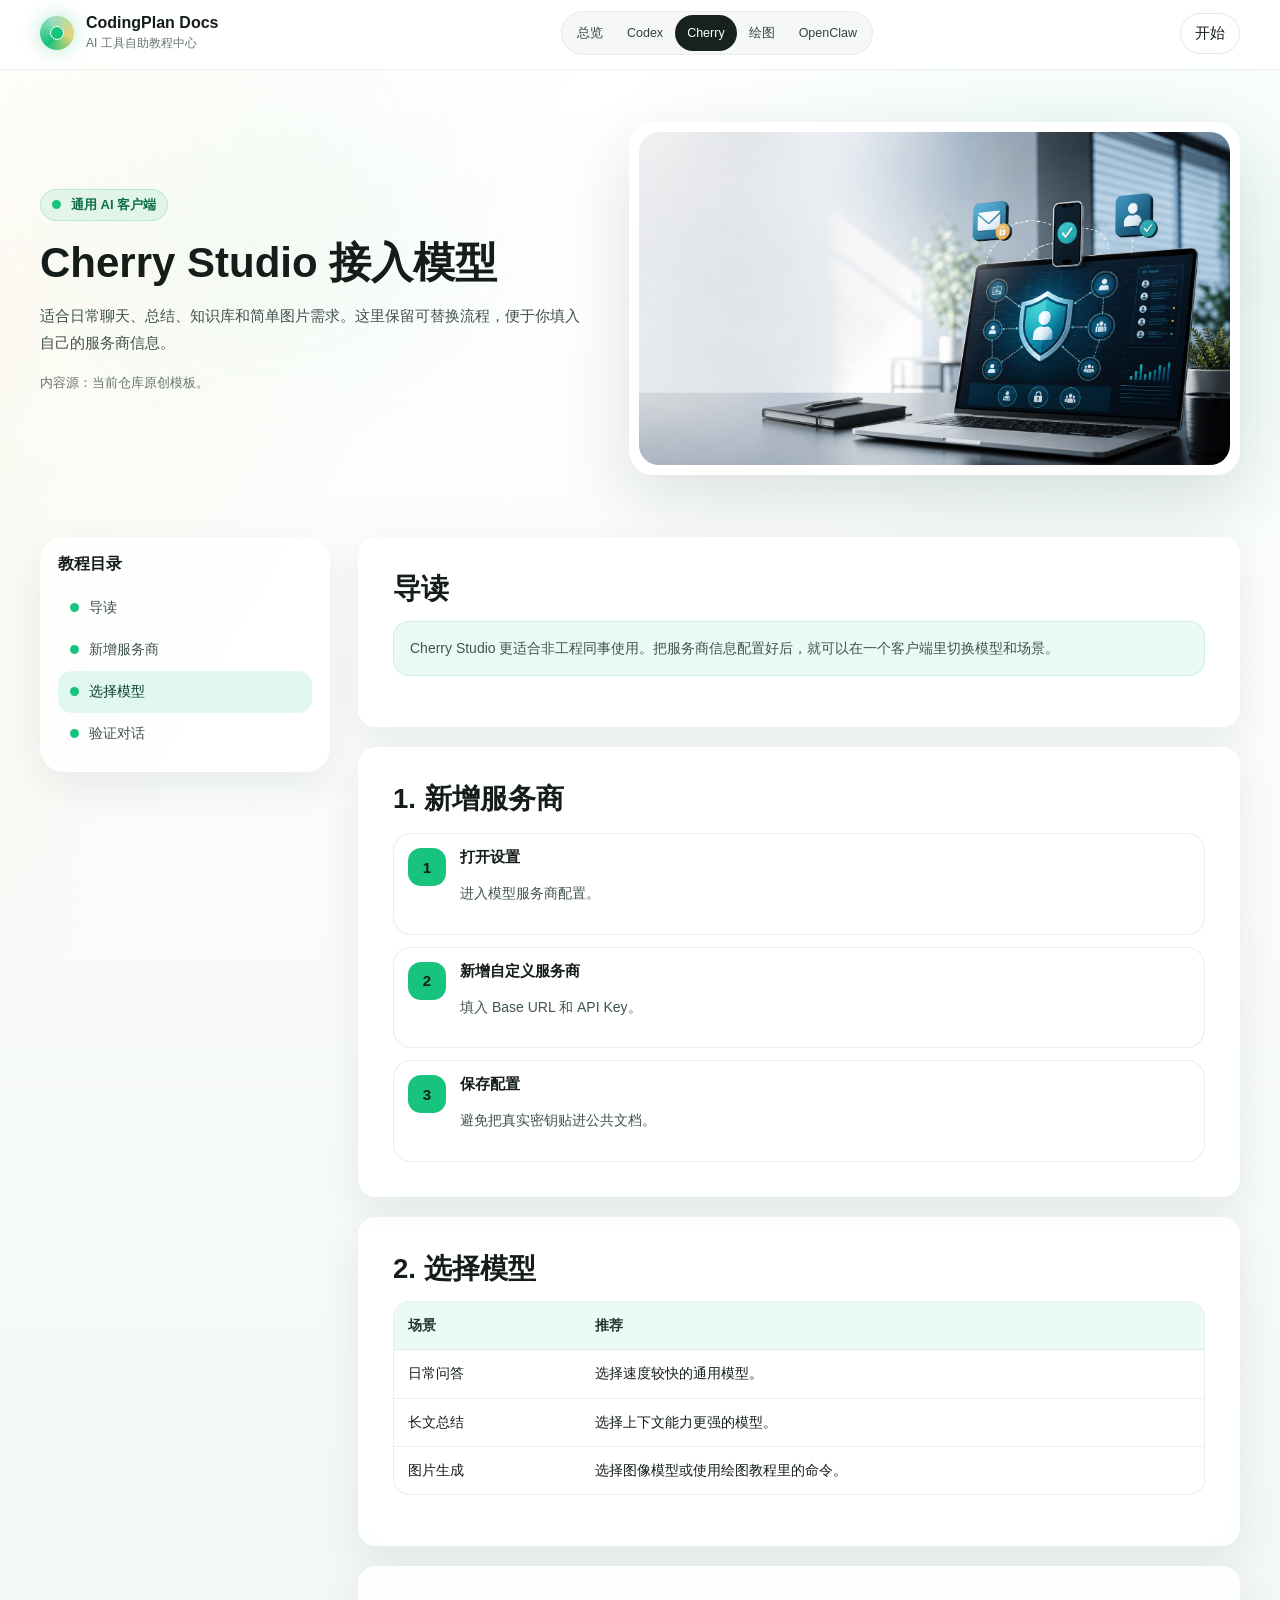
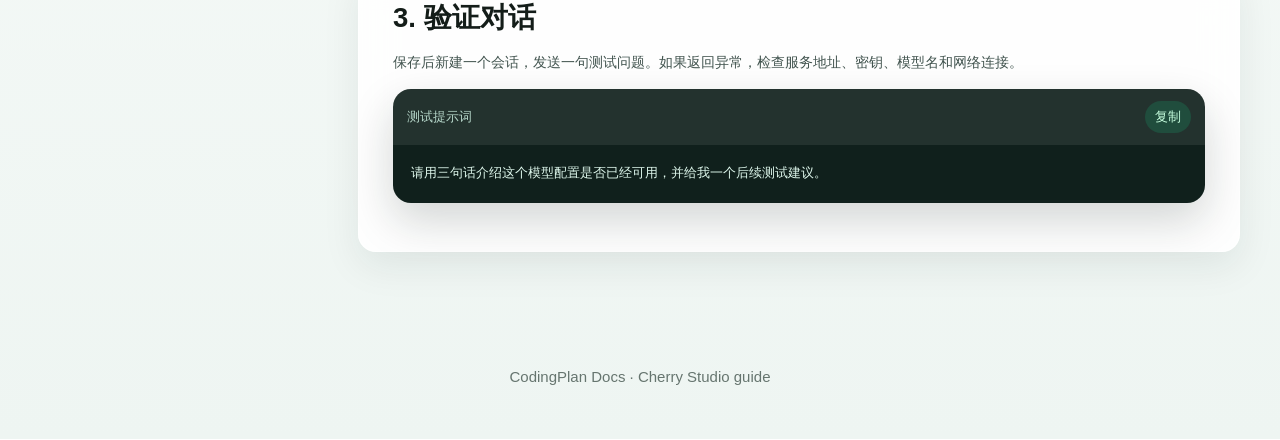
<file: cherry-studio.html>
<!doctype html>
<html lang="zh-CN">
<head>
  <meta charset="utf-8">
  <meta name="viewport" content="width=device-width, initial-scale=1">
  <title>Cherry Studio 接入模型 | CodingPlan Docs</title>
  <link rel="icon" href="assets/favicon.svg" type="image/svg+xml">
  <link rel="stylesheet" href="assets/css/styles.css">
</head>
<body>
  <div class="site-shell">
    <nav class="nav">
      <div class="nav-inner">
        <a class="brand" href="index.html"><span class="brand-mark"></span><span class="brand-text"><strong>CodingPlan Docs</strong><span>AI 工具自助教程中心</span></span></a>
        <div class="nav-links"><a href="index.html">总览</a><a href="codex.html">Codex</a><a class="active" href="cherry-studio.html">Cherry</a><a href="gpt-image-skill.html">绘图</a><a href="openclaw.html">OpenClaw</a></div>
        <a class="ghost-btn" href="#section-1">开始</a>
      </div>
      <div class="progress" data-scroll-progress></div>
    </nav>

    <section class="page-hero">
      <div class="reveal">
        <span class="eyebrow"><span class="pulse-dot"></span> 通用 AI 客户端</span>
        <h1>Cherry Studio 接入模型</h1>
        <p>适合日常聊天、总结、知识库和简单图片需求。这里保留可替换流程，便于你填入自己的服务商信息。</p>
        <p class="source-note">内容源：当前仓库原创模板。</p>
      </div>
      <div class="comic-frame reveal"><img src="assets/images/docs-hero.png" alt="Cherry Studio 接入流程视觉图" data-zoom></div>
    </section>

    <main class="tutorial-layout">
      <aside class="side-rail">
        <h3>教程目录</h3>
        <a class="rail-link active" href="#section-1"><span class="rail-dot"></span>导读</a>
        <a class="rail-link" href="#section-2"><span class="rail-dot"></span>新增服务商</a>
        <a class="rail-link" href="#section-3"><span class="rail-dot"></span>选择模型</a>
        <a class="rail-link" href="#section-4"><span class="rail-dot"></span>验证对话</a>
      </aside>
      <div class="content-stack">
        <section id="section-1" class="glass-card reveal">
          <h2>导读</h2>
          <aside class="doc-callout"><p>Cherry Studio 更适合非工程同事使用。把服务商信息配置好后，就可以在一个客户端里切换模型和场景。</p></aside>
        </section>
        <section id="section-2" class="glass-card reveal">
          <h2>1. 新增服务商</h2>
          <div class="stepper"><div class="step"><div class="step-num">1</div><div><strong>打开设置</strong><p>进入模型服务商配置。</p></div></div><div class="step"><div class="step-num">2</div><div><strong>新增自定义服务商</strong><p>填入 Base URL 和 API Key。</p></div></div><div class="step"><div class="step-num">3</div><div><strong>保存配置</strong><p>避免把真实密钥贴进公共文档。</p></div></div></div>
        </section>
        <section id="section-3" class="glass-card reveal">
          <h2>2. 选择模型</h2>
          <div class="table-wrap"><table class="guide-table"><thead><tr><th>场景</th><th>推荐</th></tr></thead><tbody><tr><td>日常问答</td><td>选择速度较快的通用模型。</td></tr><tr><td>长文总结</td><td>选择上下文能力更强的模型。</td></tr><tr><td>图片生成</td><td>选择图像模型或使用绘图教程里的命令。</td></tr></tbody></table></div>
        </section>
        <section id="section-4" class="glass-card reveal">
          <h2>3. 验证对话</h2>
          <p>保存后新建一个会话，发送一句测试问题。如果返回异常，检查服务地址、密钥、模型名和网络连接。</p>
          <div class="code-card"><div class="code-head"><span>测试提示词</span><button class="copy-btn">复制</button></div><pre><code>请用三句话介绍这个模型配置是否已经可用，并给我一个后续测试建议。</code></pre></div>
        </section>
      </div>
    </main>
    <footer class="footer">CodingPlan Docs · Cherry Studio guide</footer>
  </div>
  <div class="lightbox"><button aria-label="关闭">×</button><img alt=""></div>
  <script src="assets/js/main.js"></script>
</body>
</html>
</file>
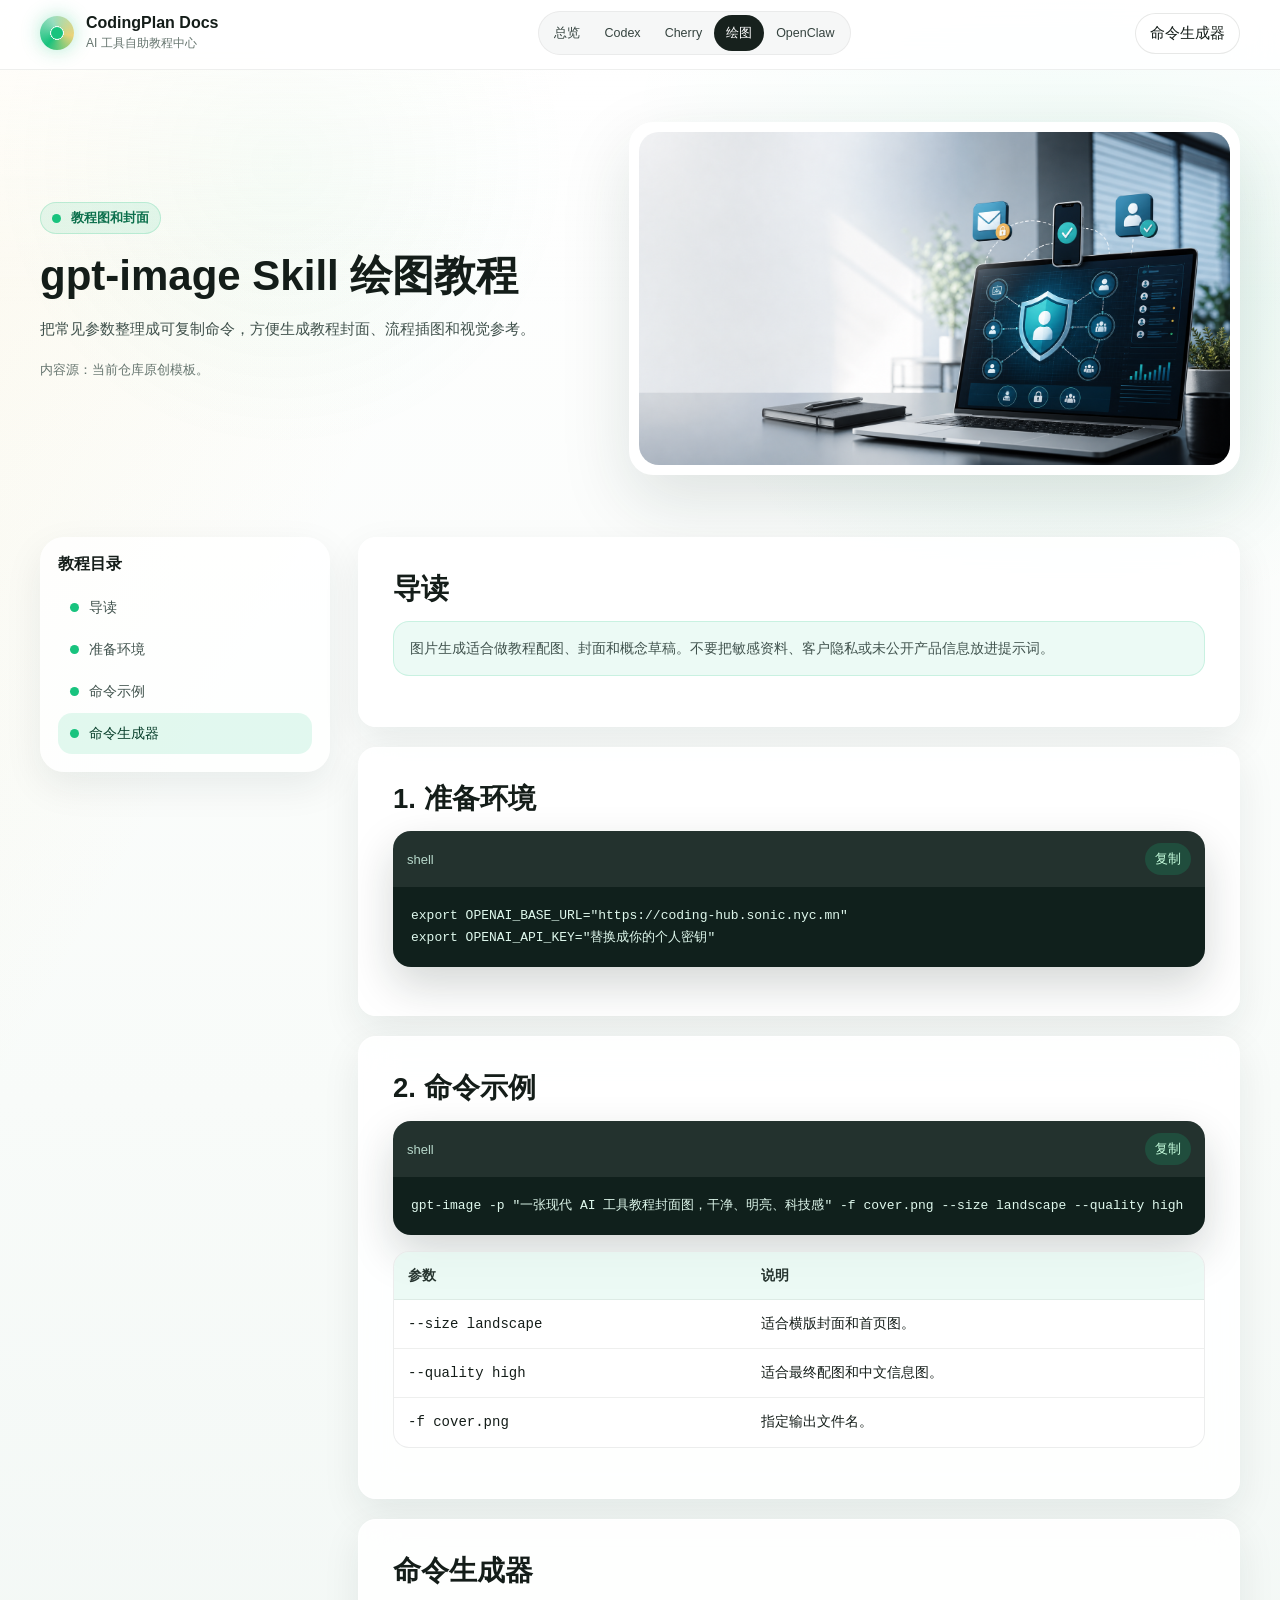
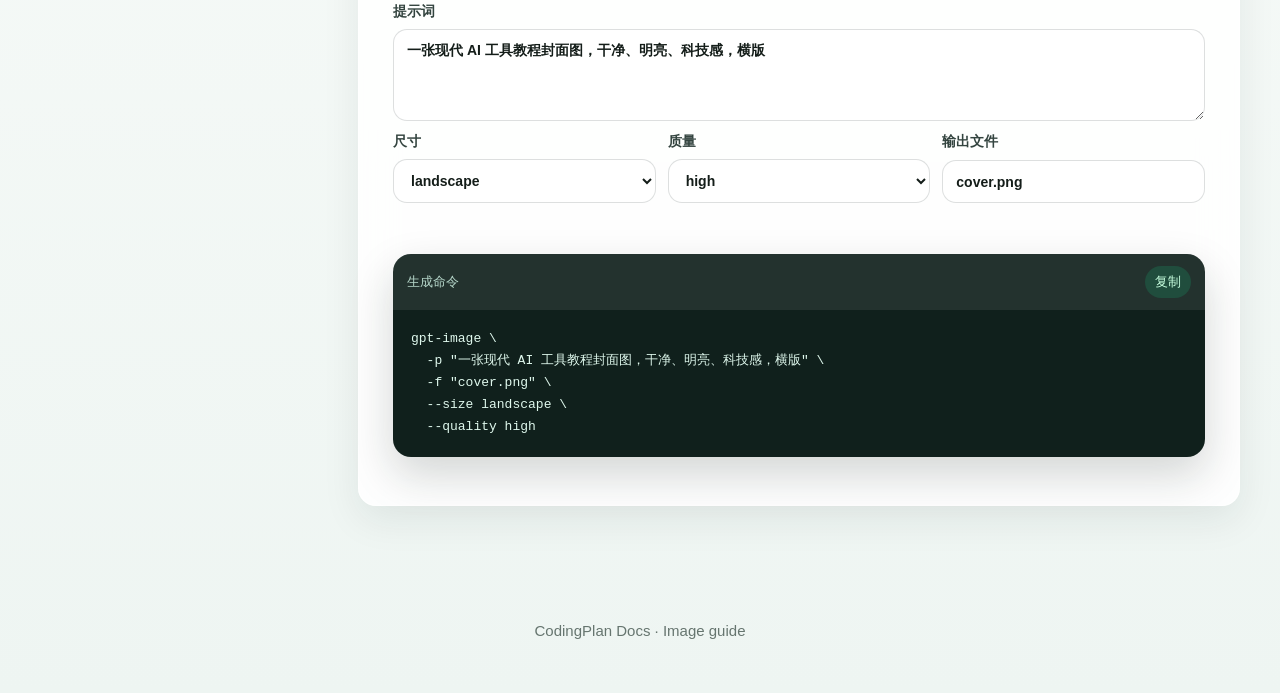
<file: gpt-image-skill.html>
<!doctype html>
<html lang="zh-CN">
<head>
  <meta charset="utf-8">
  <meta name="viewport" content="width=device-width, initial-scale=1">
  <title>gpt-image Skill 绘图教程 | CodingPlan Docs</title>
  <link rel="icon" href="assets/favicon.svg" type="image/svg+xml">
  <link rel="stylesheet" href="assets/css/styles.css">
</head>
<body>
  <div class="site-shell">
    <nav class="nav">
      <div class="nav-inner">
        <a class="brand" href="index.html"><span class="brand-mark"></span><span class="brand-text"><strong>CodingPlan Docs</strong><span>AI 工具自助教程中心</span></span></a>
        <div class="nav-links"><a href="index.html">总览</a><a href="codex.html">Codex</a><a href="cherry-studio.html">Cherry</a><a class="active" href="gpt-image-skill.html">绘图</a><a href="openclaw.html">OpenClaw</a></div>
        <a class="ghost-btn" href="#generator">命令生成器</a>
      </div>
      <div class="progress" data-scroll-progress></div>
    </nav>

    <section class="page-hero">
      <div class="reveal">
        <span class="eyebrow"><span class="pulse-dot"></span> 教程图和封面</span>
        <h1>gpt-image Skill 绘图教程</h1>
        <p>把常见参数整理成可复制命令，方便生成教程封面、流程插图和视觉参考。</p>
        <p class="source-note">内容源：当前仓库原创模板。</p>
      </div>
      <div class="comic-frame reveal"><img src="assets/images/docs-hero.png" alt="绘图教程视觉图" data-zoom></div>
    </section>

    <main class="tutorial-layout">
      <aside class="side-rail">
        <h3>教程目录</h3>
        <a class="rail-link active" href="#section-1"><span class="rail-dot"></span>导读</a>
        <a class="rail-link" href="#section-2"><span class="rail-dot"></span>准备环境</a>
        <a class="rail-link" href="#section-3"><span class="rail-dot"></span>命令示例</a>
        <a class="rail-link" href="#generator"><span class="rail-dot"></span>命令生成器</a>
      </aside>
      <div class="content-stack">
        <section id="section-1" class="glass-card reveal">
          <h2>导读</h2>
          <aside class="doc-callout"><p>图片生成适合做教程配图、封面和概念草稿。不要把敏感资料、客户隐私或未公开产品信息放进提示词。</p></aside>
        </section>
        <section id="section-2" class="glass-card reveal">
          <h2>1. 准备环境</h2>
          <div class="code-card"><div class="code-head"><span>shell</span><button class="copy-btn">复制</button></div><pre><code>export OPENAI_BASE_URL="https://coding-hub.sonic.nyc.mn"
export OPENAI_API_KEY="替换成你的个人密钥"</code></pre></div>
        </section>
        <section id="section-3" class="glass-card reveal">
          <h2>2. 命令示例</h2>
          <div class="code-card"><div class="code-head"><span>shell</span><button class="copy-btn">复制</button></div><pre><code>gpt-image -p "一张现代 AI 工具教程封面图，干净、明亮、科技感" -f cover.png --size landscape --quality high</code></pre></div>
          <div class="table-wrap"><table class="guide-table"><thead><tr><th>参数</th><th>说明</th></tr></thead><tbody><tr><td><code>--size landscape</code></td><td>适合横版封面和首页图。</td></tr><tr><td><code>--quality high</code></td><td>适合最终配图和中文信息图。</td></tr><tr><td><code>-f cover.png</code></td><td>指定输出文件名。</td></tr></tbody></table></div>
        </section>
        <section id="generator" class="glass-card reveal">
          <h2>命令生成器</h2>
          <div class="generator" data-command-generator>
            <div class="field-grid">
              <label class="full-field">提示词<textarea id="genPrompt">一张现代 AI 工具教程封面图，干净、明亮、科技感，横版</textarea></label>
              <label>尺寸<select id="genSize"><option value="landscape">landscape</option><option value="square">square</option><option value="portrait">portrait</option></select></label>
              <label>质量<select id="genQuality"><option value="high">high</option><option value="medium">medium</option><option value="low">low</option></select></label>
              <label>输出文件<input id="genFile" value="cover.png"></label>
            </div>
            <p class="generator-hint" data-command-hint></p>
            <div class="code-card"><div class="code-head"><span>生成命令</span><button class="copy-btn">复制</button></div><pre><code data-command-output></code></pre></div>
          </div>
        </section>
      </div>
    </main>
    <footer class="footer">CodingPlan Docs · Image guide</footer>
  </div>
  <div class="lightbox"><button aria-label="关闭">×</button><img alt=""></div>
  <script src="assets/js/main.js"></script>
</body>
</html>
</file>
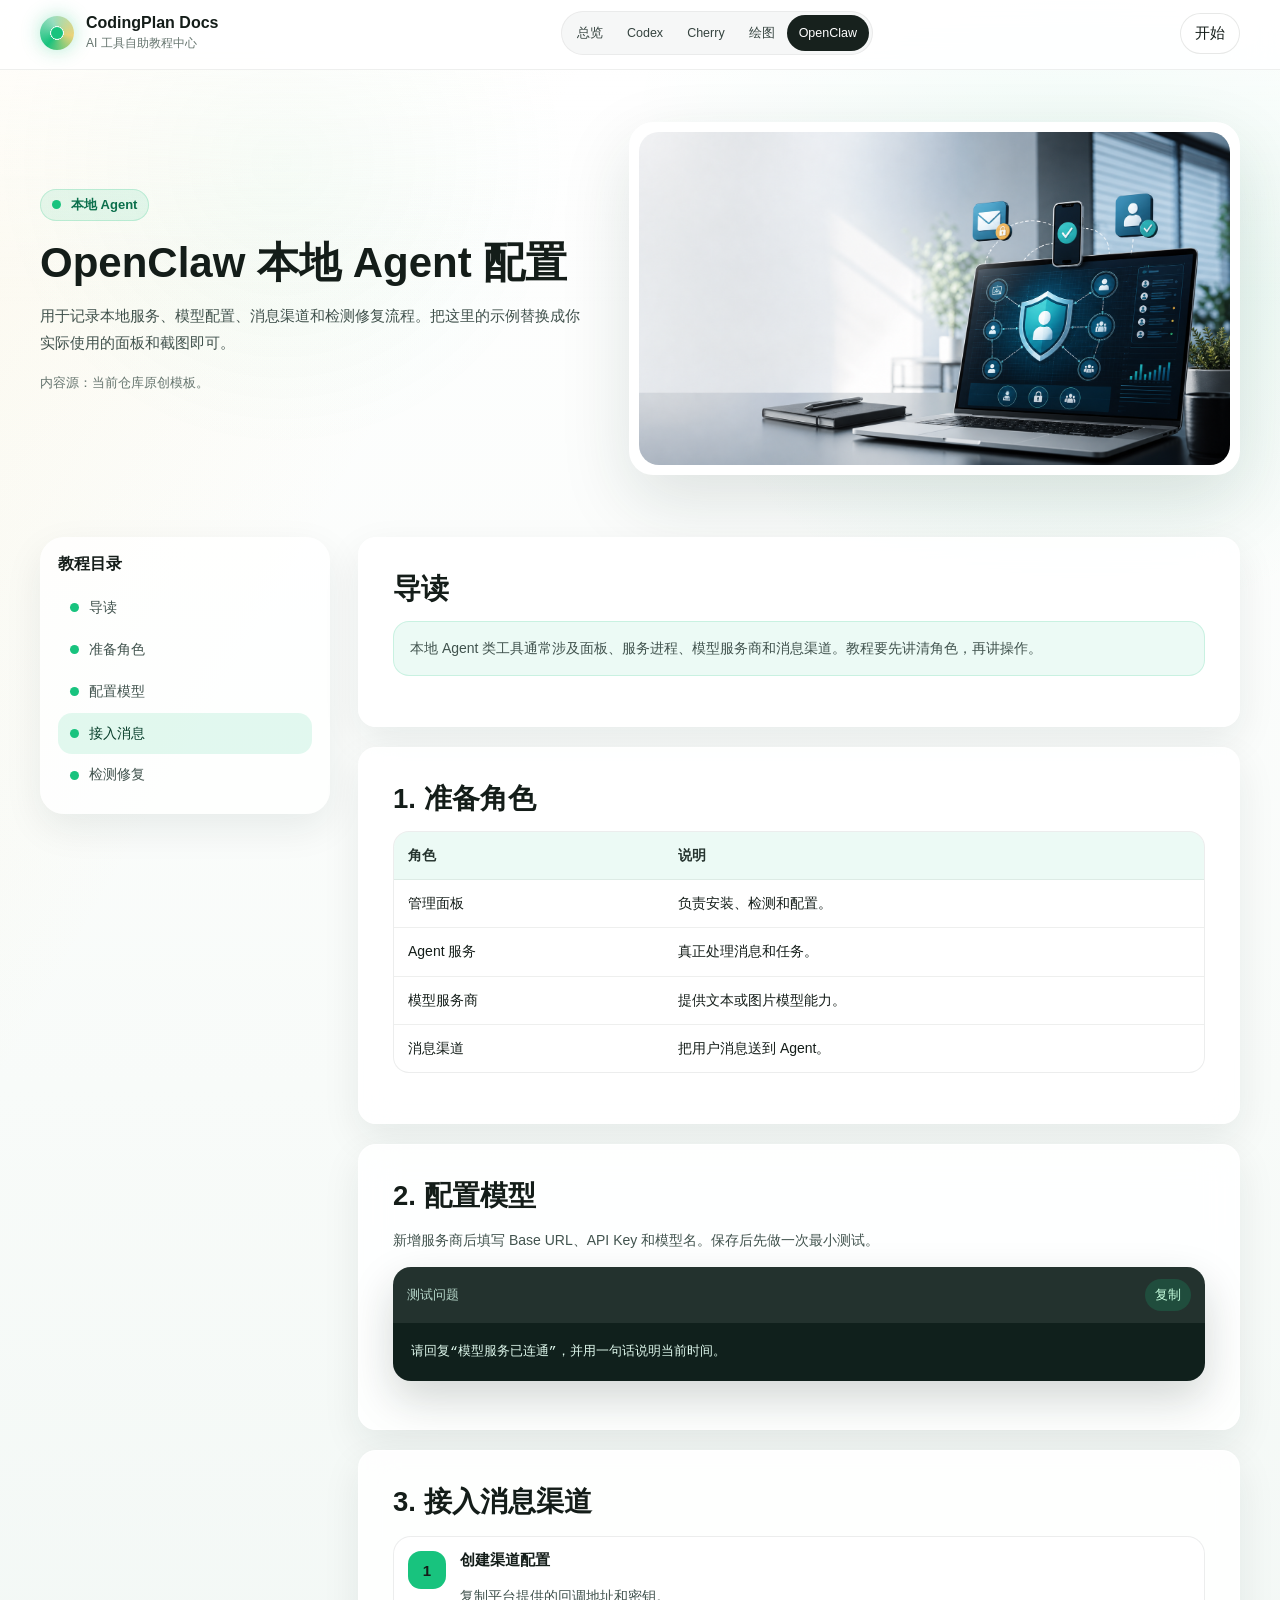
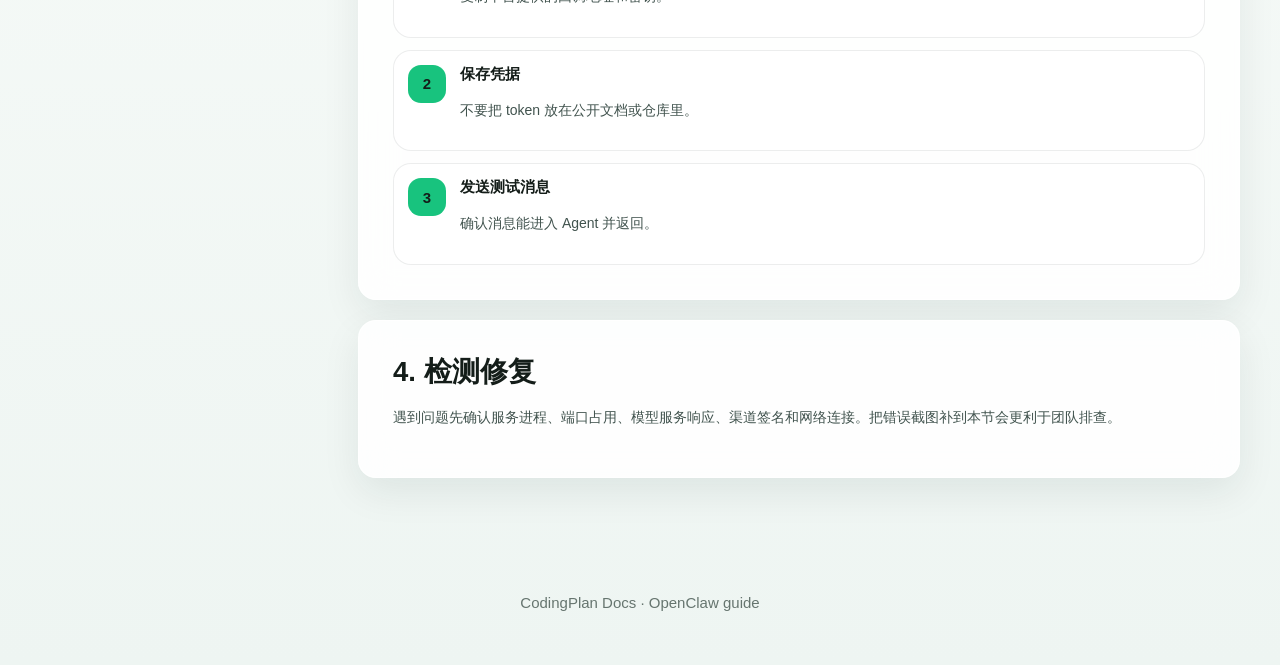
<file: openclaw.html>
<!doctype html>
<html lang="zh-CN">
<head>
  <meta charset="utf-8">
  <meta name="viewport" content="width=device-width, initial-scale=1">
  <title>OpenClaw 本地 Agent 配置 | CodingPlan Docs</title>
  <link rel="icon" href="assets/favicon.svg" type="image/svg+xml">
  <link rel="stylesheet" href="assets/css/styles.css">
</head>
<body>
  <div class="site-shell">
    <nav class="nav">
      <div class="nav-inner">
        <a class="brand" href="index.html"><span class="brand-mark"></span><span class="brand-text"><strong>CodingPlan Docs</strong><span>AI 工具自助教程中心</span></span></a>
        <div class="nav-links"><a href="index.html">总览</a><a href="codex.html">Codex</a><a href="cherry-studio.html">Cherry</a><a href="gpt-image-skill.html">绘图</a><a class="active" href="openclaw.html">OpenClaw</a></div>
        <a class="ghost-btn" href="#section-1">开始</a>
      </div>
      <div class="progress" data-scroll-progress></div>
    </nav>

    <section class="page-hero">
      <div class="reveal">
        <span class="eyebrow"><span class="pulse-dot"></span> 本地 Agent</span>
        <h1>OpenClaw 本地 Agent 配置</h1>
        <p>用于记录本地服务、模型配置、消息渠道和检测修复流程。把这里的示例替换成你实际使用的面板和截图即可。</p>
        <p class="source-note">内容源：当前仓库原创模板。</p>
      </div>
      <div class="comic-frame reveal"><img src="assets/images/docs-hero.png" alt="OpenClaw 配置视觉图" data-zoom></div>
    </section>

    <main class="tutorial-layout">
      <aside class="side-rail">
        <h3>教程目录</h3>
        <a class="rail-link active" href="#section-1"><span class="rail-dot"></span>导读</a>
        <a class="rail-link" href="#section-2"><span class="rail-dot"></span>准备角色</a>
        <a class="rail-link" href="#section-3"><span class="rail-dot"></span>配置模型</a>
        <a class="rail-link" href="#section-4"><span class="rail-dot"></span>接入消息</a>
        <a class="rail-link" href="#section-5"><span class="rail-dot"></span>检测修复</a>
      </aside>
      <div class="content-stack">
        <section id="section-1" class="glass-card reveal"><h2>导读</h2><aside class="doc-callout"><p>本地 Agent 类工具通常涉及面板、服务进程、模型服务商和消息渠道。教程要先讲清角色，再讲操作。</p></aside></section>
        <section id="section-2" class="glass-card reveal"><h2>1. 准备角色</h2><div class="table-wrap"><table class="guide-table"><thead><tr><th>角色</th><th>说明</th></tr></thead><tbody><tr><td>管理面板</td><td>负责安装、检测和配置。</td></tr><tr><td>Agent 服务</td><td>真正处理消息和任务。</td></tr><tr><td>模型服务商</td><td>提供文本或图片模型能力。</td></tr><tr><td>消息渠道</td><td>把用户消息送到 Agent。</td></tr></tbody></table></div></section>
        <section id="section-3" class="glass-card reveal"><h2>2. 配置模型</h2><p>新增服务商后填写 Base URL、API Key 和模型名。保存后先做一次最小测试。</p><div class="code-card"><div class="code-head"><span>测试问题</span><button class="copy-btn">复制</button></div><pre><code>请回复“模型服务已连通”，并用一句话说明当前时间。</code></pre></div></section>
        <section id="section-4" class="glass-card reveal"><h2>3. 接入消息渠道</h2><div class="stepper"><div class="step"><div class="step-num">1</div><div><strong>创建渠道配置</strong><p>复制平台提供的回调地址和密钥。</p></div></div><div class="step"><div class="step-num">2</div><div><strong>保存凭据</strong><p>不要把 token 放在公开文档或仓库里。</p></div></div><div class="step"><div class="step-num">3</div><div><strong>发送测试消息</strong><p>确认消息能进入 Agent 并返回。</p></div></div></div></section>
        <section id="section-5" class="glass-card reveal"><h2>4. 检测修复</h2><p>遇到问题先确认服务进程、端口占用、模型服务响应、渠道签名和网络连接。把错误截图补到本节会更利于团队排查。</p></section>
      </div>
    </main>
    <footer class="footer">CodingPlan Docs · OpenClaw guide</footer>
  </div>
  <div class="lightbox"><button aria-label="关闭">×</button><img alt=""></div>
  <script src="assets/js/main.js"></script>
</body>
</html>
</file>
<file: assets/css/styles.css>
:root {
  --bg: #f7faf8;
  --panel: rgba(255, 255, 255, 0.88);
  --panel-solid: #ffffff;
  --ink: #141d19;
  --muted: #66756f;
  --line: rgba(20, 29, 25, 0.1);
  --green: #18c37e;
  --green-dark: #0b6f4c;
  --cyan: #55bdd3;
  --sun: #f2d47a;
  --coral: #ff8a4c;
  --violet: #7b61ff;
  --shadow: 0 26px 70px rgba(18, 44, 36, 0.13);
  --soft-shadow: 0 14px 38px rgba(18, 44, 36, 0.08);
  --radius: 18px;
  --max: 1200px;
}

* {
  box-sizing: border-box;
}

html {
  scroll-behavior: smooth;
}

body {
  margin: 0;
  color: var(--ink);
  overflow-x: hidden;
  background:
    linear-gradient(120deg, rgba(242, 212, 122, 0.12), transparent 34rem),
    radial-gradient(circle at 84% 8%, rgba(24, 195, 126, 0.12), transparent 28rem),
    linear-gradient(180deg, #ffffff 0%, #f8fbf9 48%, #eef5f2 100%);
  font-family: "Avenir Next", "PingFang SC", "Microsoft YaHei", "Noto Sans CJK SC", sans-serif;
  font-size: 15px;
  letter-spacing: 0;
}

body::before {
  content: "";
  position: fixed;
  inset: 0;
  pointer-events: none;
  background:
    linear-gradient(180deg, rgba(255, 255, 255, 0.78), rgba(255, 255, 255, 0) 34%),
    radial-gradient(circle at 22% 18%, rgba(24, 195, 126, 0.055), transparent 18rem);
}

a {
  color: inherit;
  text-decoration: none;
}

img {
  display: block;
  max-width: 100%;
  height: auto;
}

button,
input,
select,
textarea {
  font: inherit;
}

.site-shell {
  position: relative;
  min-height: 100vh;
}

.nav {
  position: sticky;
  top: 0;
  z-index: 40;
  border-bottom: 1px solid rgba(21, 29, 26, 0.07);
  background: rgba(255, 255, 255, 0.82);
  backdrop-filter: blur(20px);
}

.nav-inner {
  width: min(var(--max), calc(100% - 36px));
  min-height: 66px;
  margin: 0 auto;
  display: flex;
  align-items: center;
  justify-content: space-between;
  gap: 14px;
}

.brand {
  display: flex;
  align-items: center;
  gap: 12px;
  min-width: 214px;
  flex: 0 0 auto;
}

.brand-mark {
  width: 34px;
  height: 34px;
  border-radius: 50%;
  background:
    radial-gradient(circle at 50% 50%, #fff 0 28%, transparent 29%),
    conic-gradient(from 220deg, var(--green), #9edfc3, var(--sun), var(--green));
  box-shadow: 0 0 20px rgba(24, 195, 126, 0.3);
  position: relative;
}

.brand-mark::after {
  content: "";
  position: absolute;
  inset: 11px;
  border-radius: 50%;
  background: var(--green);
  box-shadow: 0 0 18px rgba(24, 195, 126, 0.55);
}

.brand-text strong {
  display: block;
  font-size: 16px;
  line-height: 1.12;
  font-weight: 800;
}

.brand-text span {
  display: block;
  margin-top: 4px;
  color: var(--muted);
  font-size: 12px;
}

.nav-links {
  display: flex;
  align-items: center;
  gap: 0;
  padding: 4px;
  border-radius: 999px;
  background: rgba(21, 29, 26, 0.035);
  box-shadow: inset 0 0 0 1px rgba(21, 29, 26, 0.055);
  min-width: 0;
  max-width: min(720px, 58vw);
  overflow-x: auto;
  scrollbar-width: none;
}

.nav-links::-webkit-scrollbar {
  display: none;
}

.nav-links a {
  display: inline-flex;
  align-items: center;
  justify-content: center;
  flex: 0 0 auto;
  min-height: 36px;
  padding: 8px 12px;
  border-radius: 999px;
  color: #35433f;
  cursor: pointer !important;
  font-size: 12.5px;
  line-height: 1;
  white-space: nowrap;
  transition: background 0.16s ease, color 0.16s ease, box-shadow 0.16s ease;
}

.nav-links a.active,
.nav-links a:hover {
  background: #17211d;
  color: #fff;
}

.nav-action {
  display: flex;
  align-items: center;
  gap: 10px;
  flex: 0 0 auto;
}

.ghost-btn,
.small-button,
.copy-btn {
  border: 0;
  cursor: pointer;
  border-radius: 999px;
  color: #fff;
  background: #17211d;
  padding: 11px 15px;
  box-shadow: var(--soft-shadow);
}

.ghost-btn {
  background: rgba(255, 255, 255, 0.84);
  color: var(--ink);
  box-shadow: inset 0 0 0 1px rgba(21, 29, 26, 0.1);
}

.progress {
  height: 3px;
  background: var(--green);
  transform-origin: left;
  transform: scaleX(0);
}

.hero {
  width: min(var(--max), calc(100% - 36px));
  margin: 0 auto;
  padding: clamp(56px, 8vh, 78px) 0 clamp(46px, 7vh, 66px);
  display: grid;
  grid-template-columns: minmax(0, 0.92fr) minmax(390px, 1.08fr);
  gap: clamp(34px, 4.6vw, 62px);
  align-items: center;
}

.hero > *,
.hero-card {
  min-width: 0;
}

.eyebrow {
  display: inline-flex;
  align-items: center;
  gap: 10px;
  padding: 7px 12px;
  border-radius: 999px;
  color: var(--green-dark);
  background: rgba(24, 195, 126, 0.1);
  box-shadow: inset 0 0 0 1px rgba(24, 195, 126, 0.2);
  font-weight: 700;
  font-size: 13px;
}

.pulse-dot {
  width: 9px;
  height: 9px;
  border-radius: 50%;
  background: var(--green);
  box-shadow: 0 0 0 0 rgba(17, 199, 127, 0.55);
  animation: pulse 1.8s infinite;
}

@keyframes pulse {
  70% { box-shadow: 0 0 0 14px rgba(17, 199, 127, 0); }
  100% { box-shadow: 0 0 0 0 rgba(17, 199, 127, 0); }
}

h1,
h2,
h3 {
  margin: 0;
  line-height: 1.14;
}

.hero h1 {
  max-width: 520px;
  margin-top: 20px;
  font-size: clamp(29px, 2.9vw, 38px);
  font-weight: 800;
  letter-spacing: 0;
}

.hero h1 span {
  display: block;
  color: var(--green-dark);
}

.hero-copy {
  max-width: 600px;
  margin: 22px 0 0;
  color: #40514c;
  font-size: 15px;
  line-height: 1.82;
}

.hero-signature {
  margin-top: 22px;
  color: #26342f;
  font-size: 15px;
  font-weight: 800;
}

.hero-actions,
.path-actions {
  display: flex;
  gap: 12px;
  flex-wrap: wrap;
  align-items: center;
  margin-top: 28px;
}

.hero-actions .primary-btn,
.hero-actions .secondary-btn {
  justify-content: center;
}

.primary-btn,
.secondary-btn {
  display: inline-flex;
  align-items: center;
  gap: 10px;
  min-height: 44px;
  padding: 11px 17px;
  border-radius: 999px;
  font-weight: 700;
  font-size: 14px;
  transition: transform 0.2s ease, box-shadow 0.2s ease, background 0.2s ease;
}

.primary-btn {
  background: var(--green);
  color: #062015;
  box-shadow: 0 14px 34px rgba(24, 195, 126, 0.26);
}

.secondary-btn {
  background: rgba(255, 255, 255, 0.78);
  color: var(--ink);
  box-shadow: inset 0 0 0 1px rgba(21, 29, 26, 0.1);
}

.primary-btn:hover,
.secondary-btn:hover {
  transform: translateY(-2px);
  box-shadow: 0 16px 36px rgba(18, 44, 36, 0.12);
}

.hero-card {
  position: relative;
  min-height: 470px;
  border-radius: 30px;
  background: linear-gradient(145deg, rgba(255, 255, 255, 0.94), rgba(241, 248, 244, 0.9)), #fff;
  box-shadow: var(--shadow);
  border: 1px solid rgba(255, 255, 255, 0.92);
  overflow: hidden;
}

.hero-card::before {
  content: "";
  position: absolute;
  inset: 0;
  border-radius: inherit;
  background:
    radial-gradient(circle at 18% 24%, rgba(24, 195, 126, 0.18), transparent 15rem),
    radial-gradient(circle at 82% 26%, rgba(242, 212, 122, 0.24), transparent 18rem),
    linear-gradient(180deg, transparent 0 62%, rgba(15, 31, 25, 0.08));
  pointer-events: none;
}

.light-wall {
  position: absolute;
  inset: 0;
  overflow: hidden;
}

.light-beam {
  position: absolute;
  width: 34%;
  height: 130%;
  top: -15%;
  border-radius: 999px;
  background: linear-gradient(180deg, rgba(24, 195, 126, 0.26), rgba(255, 255, 255, 0));
  filter: blur(30px);
  opacity: 0.76;
  transform: rotate(14deg);
  animation: glowShift 8s ease-in-out infinite;
}

.beam-one {
  left: 6%;
}

.beam-two {
  left: 35%;
  animation-delay: -2.4s;
  background: linear-gradient(180deg, rgba(242, 212, 122, 0.38), rgba(255, 255, 255, 0));
}

.beam-three {
  right: -2%;
  animation-delay: -4.8s;
  background: linear-gradient(180deg, rgba(85, 189, 211, 0.28), rgba(255, 255, 255, 0));
}

@keyframes glowShift {
  50% {
    transform: translateY(-10px) rotate(-10deg);
    opacity: 0.9;
  }
}

.hero-image {
  position: absolute;
  inset: 0;
  width: 100%;
  height: 100%;
  object-fit: cover;
  opacity: 0.72;
  filter: saturate(1.05);
}

.hero-card-top {
  position: relative;
  z-index: 1;
  display: flex;
  justify-content: space-between;
  gap: 16px;
  padding: 28px 30px 0;
  color: #32433e;
  font-size: 13px;
}

.hero-card-top strong {
  color: var(--ink);
}

.tool-switch {
  position: relative;
  z-index: 1;
  display: grid;
  grid-template-columns: repeat(3, minmax(0, 1fr));
  gap: 6px;
  margin: 34px 30px 0;
  padding: 6px;
  border-radius: 24px;
  background: rgba(255, 255, 255, 0.76);
  box-shadow: inset 0 0 0 1px rgba(21, 29, 26, 0.08);
}

.tool-switch button {
  min-width: 0;
  border: 0;
  border-radius: 18px;
  padding: 10px 8px;
  background: transparent;
  color: #43514c;
  cursor: pointer;
  font-weight: 700;
  font-size: 13px;
  white-space: nowrap;
}

.tool-switch button.active {
  background: #17211d;
  color: #fff;
}

.hero-tool-panels {
  position: relative;
  z-index: 1;
  margin: 58px 30px 0;
  max-width: 430px;
}

.hero-tool-panel {
  padding: 26px;
  border-radius: 24px;
  background: rgba(255, 255, 255, 0.82);
  box-shadow: 0 20px 60px rgba(18, 44, 36, 0.12);
  border: 1px solid rgba(255, 255, 255, 0.82);
}

.hero-tool-panel span {
  color: var(--green-dark);
  font-size: 13px;
  font-weight: 800;
}

.hero-tool-panel h2 {
  margin-top: 12px;
  font-size: clamp(20px, 1.9vw, 24px);
}

.hero-tool-panel p {
  margin: 12px 0 0;
  color: var(--muted);
  line-height: 1.75;
  font-size: 14px;
}

.hub-line {
  position: absolute;
  z-index: 1;
  left: 30px;
  right: 30px;
  bottom: 26px;
  display: flex;
  align-items: center;
  gap: 10px;
  color: #3b4a45;
  font-size: 13px;
  font-weight: 700;
}

.hub-line span {
  min-width: 0;
  overflow-wrap: anywhere;
}

.hub-line i {
  flex: 1;
  height: 1px;
  background: linear-gradient(90deg, rgba(24, 195, 126, 0.45), rgba(21, 29, 26, 0.08));
}

.section {
  width: min(var(--max), calc(100% - 36px));
  margin: 0 auto;
  padding: 52px 0;
}

.section-head {
  display: flex;
  justify-content: space-between;
  align-items: end;
  gap: 24px;
  margin-bottom: 26px;
}

.section-head h2 {
  margin-top: 12px;
  font-size: clamp(22px, 2.1vw, 28px);
  font-weight: 800;
}

.section-head p {
  max-width: 540px;
  color: var(--muted);
  line-height: 1.8;
  margin: 0;
  font-size: 15px;
}

.path-grid {
  display: grid;
  grid-template-columns: repeat(auto-fit, minmax(230px, 1fr));
  gap: 16px;
}

.path-card,
.glass-card,
.tutorial-card {
  background: var(--panel);
  border: 1px solid rgba(255, 255, 255, 0.82);
  border-radius: var(--radius);
  box-shadow: var(--soft-shadow);
  backdrop-filter: blur(18px);
}

.path-card {
  display: flex;
  flex-direction: column;
  align-items: flex-start;
  padding: 24px 22px;
  min-height: 318px;
  position: relative;
  overflow: hidden;
  transition: transform 0.24s ease, box-shadow 0.24s ease, border-color 0.24s ease;
}

.path-card::after {
  content: "";
  position: absolute;
  right: -60px;
  top: -68px;
  width: 170px;
  height: 170px;
  border-radius: 50%;
  background: var(--accent);
  opacity: 0.11;
  filter: blur(2px);
}

.path-card:hover {
  transform: translateY(-6px);
  box-shadow: 0 22px 54px rgba(18, 44, 36, 0.13);
  border-color: rgba(24, 195, 126, 0.22);
}

.path-card.is-focused {
  box-shadow: 0 22px 54px rgba(18, 44, 36, 0.13);
  border-color: rgba(24, 195, 126, 0.22);
}

.path-number {
  width: 40px;
  height: 40px;
  border-radius: 12px;
  display: grid;
  place-items: center;
  background: var(--accent);
  color: #082219;
  font-weight: 800;
}

.path-card h3 {
  margin-top: 20px;
  font-size: 18px;
  line-height: 1.22;
}

.path-card p {
  color: var(--muted);
  line-height: 1.72;
  font-size: 14px;
}

.tag-row {
  display: flex;
  gap: 8px;
  flex-wrap: wrap;
  margin: auto 0 22px;
}

.tag {
  border-radius: 999px;
  padding: 7px 10px;
  background: rgba(16, 32, 28, 0.06);
  color: #33443f;
  font-size: 12px;
  font-weight: 700;
}

.path-actions {
  margin-top: 0;
}

.path-actions .primary-btn {
  min-height: 40px;
  padding: 9px 14px;
  font-size: 13px;
}

.text-link {
  color: var(--green-dark);
  font-size: 13px;
  font-weight: 800;
}

.lamp-line {
  width: 100%;
  height: 5px;
  border-radius: 999px;
  background: linear-gradient(90deg, var(--accent), transparent);
  margin-top: 20px;
  transform-origin: left;
  transition: transform 0.24s ease;
}

.path-card:hover .lamp-line,
.path-card.is-focused .lamp-line {
  transform: scaleX(1.08);
}

.page-hero {
  width: min(var(--max), calc(100% - 36px));
  margin: 0 auto;
  padding: 52px 0 34px;
  display: grid;
  grid-template-columns: minmax(0, 0.95fr) minmax(360px, 1.05fr);
  gap: 36px;
  align-items: center;
}

.page-hero h1 {
  margin-top: 18px;
  font-size: clamp(28px, 3.45vw, 42px);
  font-weight: 800;
}

.page-hero p {
  color: #40514c;
  font-size: 15px;
  line-height: 1.82;
}

.source-note {
  margin-top: 10px;
  font-size: 13px !important;
  color: var(--muted) !important;
}

.source-note a,
.glass-card a {
  color: var(--green-dark);
  font-weight: 700;
  overflow-wrap: anywhere;
}

.comic-frame {
  border-radius: 24px;
  background: #fff;
  padding: 10px;
  box-shadow: var(--shadow);
  overflow: hidden;
  max-height: 620px;
}

.comic-frame img {
  width: 100%;
  border-radius: 20px;
  cursor: zoom-in;
}

.comic-frame.flow-hero-frame {
  display: flex;
  justify-content: center;
  justify-self: center;
  width: min(450px, 100%);
  max-height: none;
  padding: 12px;
  border: 1px solid rgba(24, 195, 126, 0.12);
  background:
    linear-gradient(145deg, rgba(255, 255, 255, 0.96), rgba(238, 248, 244, 0.9)),
    #fff;
}

.comic-frame.flow-hero-frame img {
  width: 100%;
  max-height: min(68vh, 760px);
  object-fit: contain;
  background: #fff;
  box-shadow: 0 12px 34px rgba(18, 44, 36, 0.12);
}

.quick-stats {
  display: grid;
  grid-template-columns: repeat(3, 1fr);
  gap: 12px;
  margin-top: 24px;
}

.stat {
  padding: 15px;
  border-radius: 16px;
  background: rgba(255, 255, 255, 0.68);
  box-shadow: inset 0 0 0 1px rgba(21, 29, 26, 0.08);
}

.stat strong {
  display: block;
  font-size: 18px;
}

.stat span {
  display: block;
  margin-top: 4px;
  color: var(--muted);
  font-size: 13px;
}

.tutorial-layout {
  width: min(var(--max), calc(100% - 36px));
  margin: 0 auto;
  display: grid;
  grid-template-columns: 290px minmax(0, 1fr);
  gap: 28px;
  padding: 28px 0 80px;
  min-width: 0;
}

.side-rail {
  position: sticky;
  top: 92px;
  align-self: start;
  padding: 18px;
  border-radius: 24px;
  background: rgba(255, 255, 255, 0.78);
  box-shadow: var(--soft-shadow);
  max-width: 100%;
  min-width: 0;
  overflow: hidden;
}

.side-rail h3 {
  font-size: 16px;
  margin-bottom: 14px;
}

.rail-link {
  display: flex;
  align-items: center;
  gap: 10px;
  padding: 11px 12px;
  border-radius: 14px;
  color: #41534e;
  font-size: 14px;
  min-width: 0;
  line-height: 1.42;
  overflow-wrap: anywhere;
}

.rail-link:hover,
.rail-link.active {
  background: rgba(17, 199, 127, 0.12);
  color: #083f2b;
}

.rail-dot {
  width: 9px;
  height: 9px;
  border-radius: 50%;
  background: var(--green);
  flex: 0 0 auto;
}

.content-stack {
  display: grid;
  gap: 20px;
  min-width: 0;
}

.glass-card {
  padding: clamp(22px, 3vw, 34px);
  scroll-margin-top: 118px;
  min-width: 0;
}

.glass-card h2 {
  font-size: clamp(21px, 2.15vw, 29px);
  line-height: 1.22;
  margin-bottom: 16px;
}

.glass-card h3 {
  margin: 24px 0 10px;
  font-size: 18px;
}

.glass-card p,
.glass-card li {
  color: #41534e;
  line-height: 1.75;
  font-size: 14px;
}

.split {
  display: grid;
  grid-template-columns: repeat(2, minmax(0, 1fr));
  gap: 16px;
}

.stepper {
  display: grid;
  gap: 12px;
  margin-top: 18px;
}

.step {
  display: grid;
  grid-template-columns: 38px minmax(0, 1fr);
  gap: 14px;
  padding: 14px;
  border-radius: 18px;
  background: rgba(255, 255, 255, 0.64);
  border: 1px solid rgba(16, 32, 28, 0.08);
}

.step-num {
  width: 38px;
  height: 38px;
  border-radius: 13px;
  background: var(--green);
  display: grid;
  place-items: center;
  font-weight: 900;
}

.step strong {
  display: block;
  margin-bottom: 4px;
}

.code-card {
  margin: 14px 0;
  background: #10201c;
  color: #dff8ed;
  border-radius: 18px;
  overflow: hidden;
  box-shadow: 0 18px 44px rgba(16, 32, 28, 0.18);
}

.code-head {
  display: flex;
  justify-content: space-between;
  align-items: center;
  gap: 12px;
  padding: 12px 14px;
  background: rgba(255, 255, 255, 0.08);
  color: #b6d7ca;
  font-size: 13px;
}

.copy-btn {
  padding: 7px 10px;
  box-shadow: none;
  background: rgba(17, 199, 127, 0.18);
  color: #c7ffdf;
}

pre {
  margin: 0;
  padding: 18px;
  overflow: auto;
  font-family: "SFMono-Regular", Consolas, "Liberation Mono", monospace;
  font-size: 13px;
  line-height: 1.7;
  white-space: pre-wrap;
}

.visual-grid {
  display: grid;
  grid-template-columns: repeat(2, minmax(0, 1fr));
  gap: 14px;
  margin-top: 18px;
}

.comic-preview-grid {
  grid-template-columns: repeat(auto-fit, minmax(210px, 1fr));
}

.single-preview-grid {
  grid-template-columns: minmax(160px, 190px);
  align-items: start;
}

.single-preview-grid .visual-card img {
  height: 150px;
  max-height: none;
  object-fit: cover;
  object-position: top center;
}

.visual-card {
  overflow: hidden;
  border-radius: 18px;
  background: #fff;
  box-shadow: var(--soft-shadow);
  border: 1px solid rgba(21, 29, 26, 0.055);
  transition: transform 0.22s ease, box-shadow 0.22s ease;
}

.visual-card:hover {
  transform: translateY(-3px);
  box-shadow: 0 18px 48px rgba(18, 44, 36, 0.12);
}

.visual-card img {
  width: 100%;
  max-height: 640px;
  object-fit: cover;
  background: #f7faf8;
  cursor: zoom-in;
}

.visual-card.screenshot-card img,
.visual-card.banner-card img {
  display: block;
  object-fit: contain;
}

.visual-card.screenshot-card img {
  max-height: 760px;
}

.visual-card.banner-card img {
  max-height: 360px;
}

.visual-card figcaption {
  padding: 11px 13px;
  color: var(--muted);
  font-size: 13px;
}

.doc-callout {
  margin: 16px 0;
  padding: 14px 16px;
  border-radius: 16px;
  background: rgba(24, 195, 126, 0.08);
  border: 1px solid rgba(24, 195, 126, 0.16);
}

.doc-callout p:first-child {
  margin-top: 0;
}

.doc-callout p:last-child {
  margin-bottom: 0;
}

.table-wrap {
  margin: 16px 0;
  overflow-x: auto;
  border-radius: 16px;
  border: 1px solid rgba(21, 29, 26, 0.08);
  background: rgba(255, 255, 255, 0.76);
}

.guide-table {
  width: 100%;
  min-width: 520px;
  border-collapse: collapse;
  font-size: 14px;
}

.guide-table th,
.guide-table td {
  padding: 12px 14px;
  border-bottom: 1px solid rgba(21, 29, 26, 0.07);
  text-align: left;
  vertical-align: top;
  line-height: 1.65;
}

.guide-table th {
  color: #26342f;
  background: rgba(24, 195, 126, 0.08);
  font-weight: 800;
}

.guide-table tr:last-child td {
  border-bottom: 0;
}

.toggle {
  display: inline-grid;
  grid-template-columns: repeat(2, 1fr);
  border-radius: 999px;
  background: rgba(16, 32, 28, 0.07);
  padding: 5px;
  margin: 10px 0 18px;
}

.toggle button {
  border: 0;
  border-radius: 999px;
  padding: 10px 15px;
  background: transparent;
  cursor: pointer;
  color: #41534e;
}

.toggle button.active {
  background: #10201c;
  color: #fff;
}

.callout {
  padding: 16px 18px;
  border-radius: 18px;
  background: rgba(255, 213, 106, 0.18);
  border: 1px solid rgba(255, 213, 106, 0.44);
  color: #5b4610;
  line-height: 1.7;
}

.generator {
  display: grid;
  gap: 14px;
  margin-top: 16px;
}

.field-grid {
  display: grid;
  grid-template-columns: repeat(3, minmax(0, 1fr));
  gap: 12px;
}

.field-grid.two-col {
  grid-template-columns: repeat(2, minmax(0, 1fr));
}

.full-field {
  grid-column: 1 / -1;
}

label {
  display: grid;
  gap: 8px;
  color: #33443f;
  font-weight: 800;
  font-size: 14px;
}

input,
select,
textarea {
  width: 100%;
  border: 1px solid rgba(16, 32, 28, 0.14);
  border-radius: 14px;
  background: rgba(255, 255, 255, 0.86);
  color: var(--ink);
  padding: 12px 13px;
}

textarea {
  min-height: 92px;
  resize: vertical;
}

.generator-hint {
  margin-top: -4px;
  color: #8b5e09 !important;
  font-size: 13px !important;
}

.lightbox {
  position: fixed;
  inset: 0;
  z-index: 80;
  display: none;
  align-items: center;
  justify-content: center;
  padding: 24px;
  background: rgba(4, 12, 10, 0.84);
}

.lightbox.open {
  display: flex;
}

.lightbox img {
  max-height: 92vh;
  max-width: 94vw;
  border-radius: 18px;
  box-shadow: 0 30px 80px rgba(0, 0, 0, 0.4);
}

.lightbox button {
  position: fixed;
  right: 24px;
  top: 24px;
  border: 0;
  width: 46px;
  height: 46px;
  border-radius: 50%;
  background: #fff;
  cursor: pointer;
  font-size: 24px;
}

.footer {
  padding: 36px 0 54px;
  color: var(--muted);
  text-align: center;
}

.reveal {
  opacity: 0;
  transform: translateY(18px);
  transition: opacity 0.65s ease, transform 0.65s ease;
}

.reveal.visible {
  opacity: 1;
  transform: translateY(0);
}

@media (max-width: 920px) {
  .nav-inner {
    height: auto;
    padding: 12px 0;
    flex-wrap: wrap;
  }

  .nav-links {
    order: 3;
    width: 100%;
    max-width: none;
    overflow-x: auto;
    justify-content: flex-start;
  }

  .hero,
  .page-hero,
  .tutorial-layout {
    grid-template-columns: 1fr;
  }

  .hero-card {
    min-height: 460px;
  }

  .path-grid,
  .split,
  .visual-grid,
  .field-grid {
    grid-template-columns: 1fr;
  }

  .side-rail {
    position: static;
  }

  .section-head {
    display: block;
  }

  .hero-tool-panels {
    margin-top: 60px;
  }
}

@media (max-width: 560px) {
  .brand {
    min-width: 0;
  }

  .brand-text span {
    display: none;
  }

  .nav-action {
    display: none;
  }

  .nav-inner,
  .hero,
  .page-hero,
  .section,
  .tutorial-layout {
    width: calc(100vw - 24px);
    max-width: var(--max);
  }

  .nav-links {
    max-width: 100%;
    flex-wrap: wrap;
    overflow-x: visible;
    border-radius: 20px;
  }

  .nav-links a {
    flex: 1 0 calc(33.333% - 4px);
    text-align: center;
    padding: 8px 6px;
    font-size: 12px;
  }

  .hero {
    padding-top: 46px;
    min-height: auto;
    gap: 28px;
  }

  .hero h1,
  .page-hero h1 {
    font-size: 28px;
  }

  .hero-copy,
  .page-hero p {
    font-size: 14px;
  }

  .hero-actions {
    display: grid;
    grid-template-columns: 1fr 1fr;
    gap: 10px;
    width: 100%;
    max-width: 100%;
  }

  .hero-actions .primary-btn {
    grid-column: 1 / -1;
  }

  .hero-actions .primary-btn,
  .hero-actions .secondary-btn {
    width: 100%;
    min-width: 0;
    padding-left: 12px;
    padding-right: 12px;
    white-space: nowrap;
  }

  .hero-card {
    width: 100%;
    max-width: 100%;
    min-height: 0;
    padding-bottom: 18px;
    border-radius: 24px;
  }

  .tool-switch {
    grid-template-columns: repeat(2, minmax(0, 1fr));
    margin-left: 18px;
    margin-right: 18px;
    border-radius: 18px;
    max-width: calc(100% - 36px);
  }

  .hero-card-top {
    padding: 22px 18px 0;
    display: grid;
    gap: 8px;
  }

  .hero-tool-panels {
    margin: 28px 18px 0;
    max-width: none;
  }

  .hero-tool-panel {
    padding: 20px;
  }

  .hub-line {
    position: relative;
    left: auto;
    right: auto;
    bottom: auto;
    margin: 18px 18px 0;
    display: grid;
    grid-template-columns: 1fr;
    gap: 7px;
  }

  .hub-line i {
    display: none;
  }

  .quick-stats {
    grid-template-columns: 1fr;
  }

  .guide-table {
    min-width: 0;
    table-layout: fixed;
    font-size: 13px;
  }

  .guide-table th,
  .guide-table td {
    padding: 10px 11px;
    overflow-wrap: anywhere;
    word-break: break-word;
  }
}
</file>
